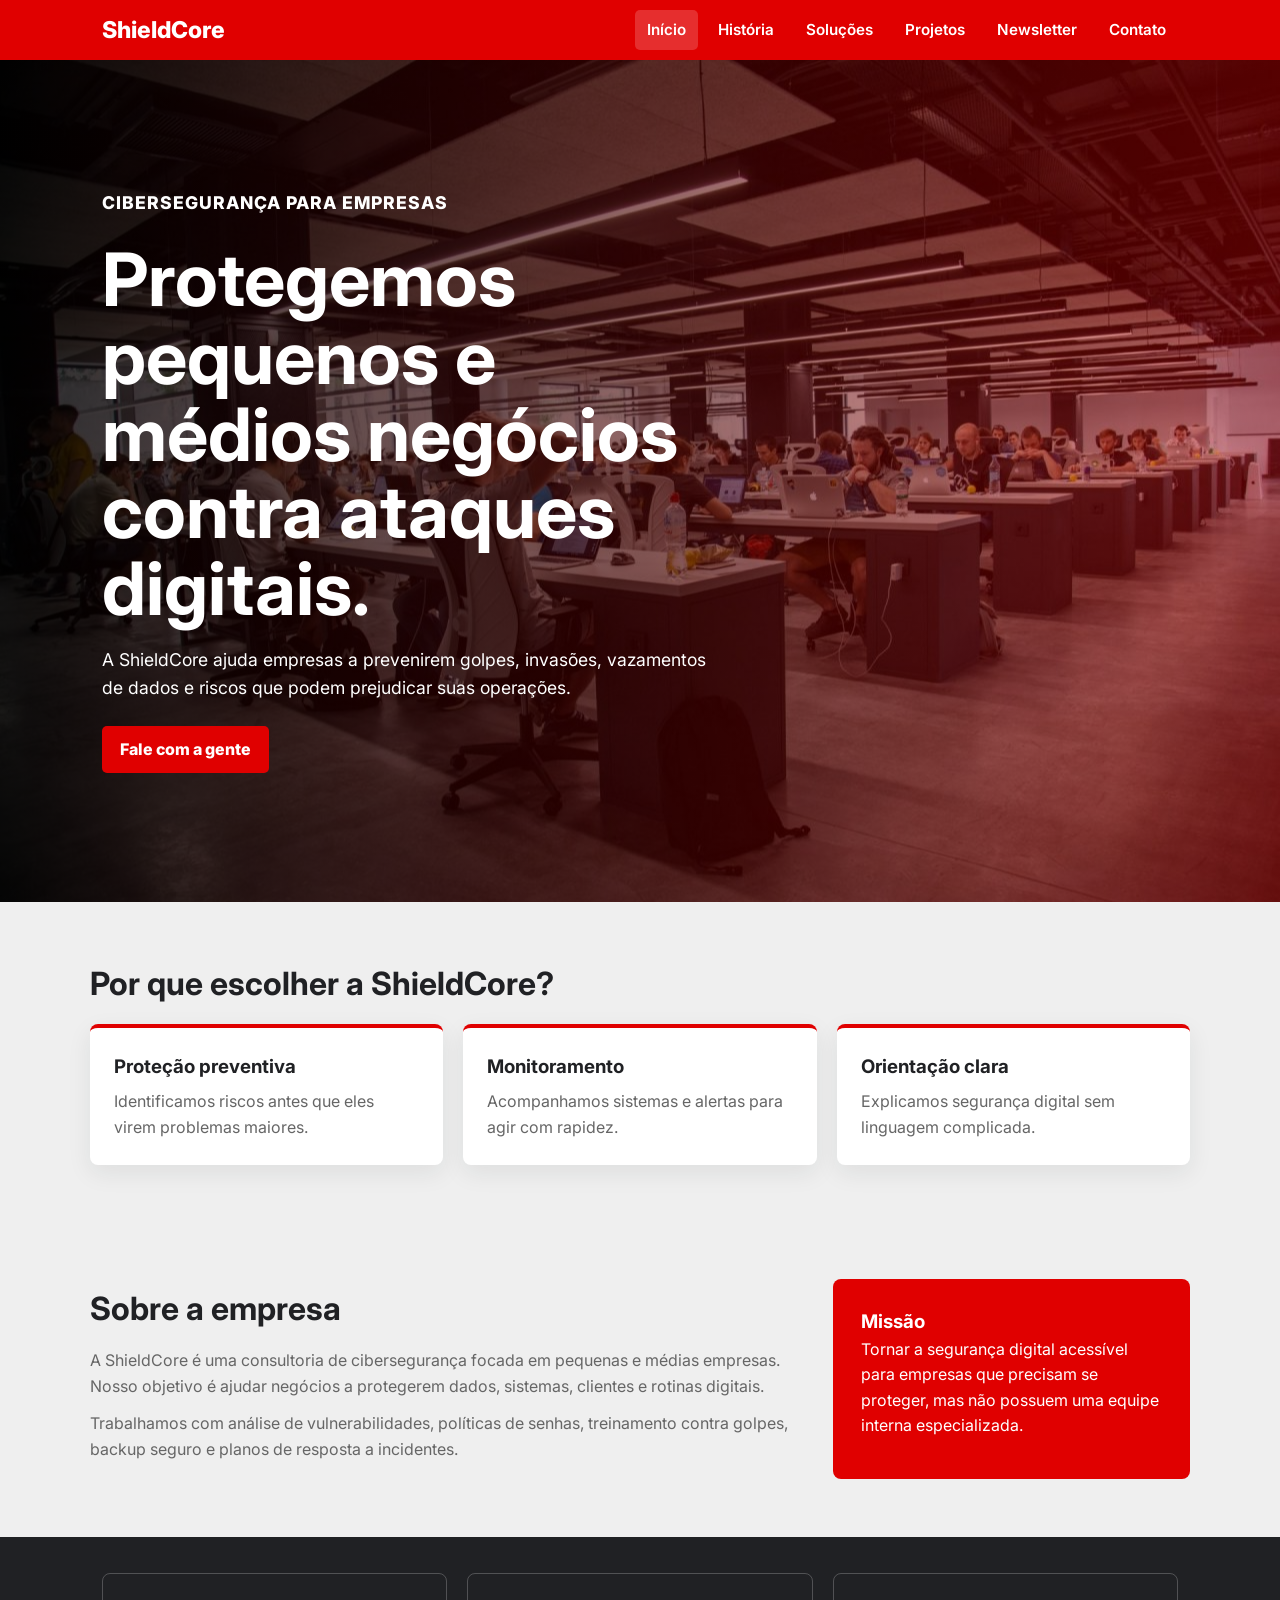
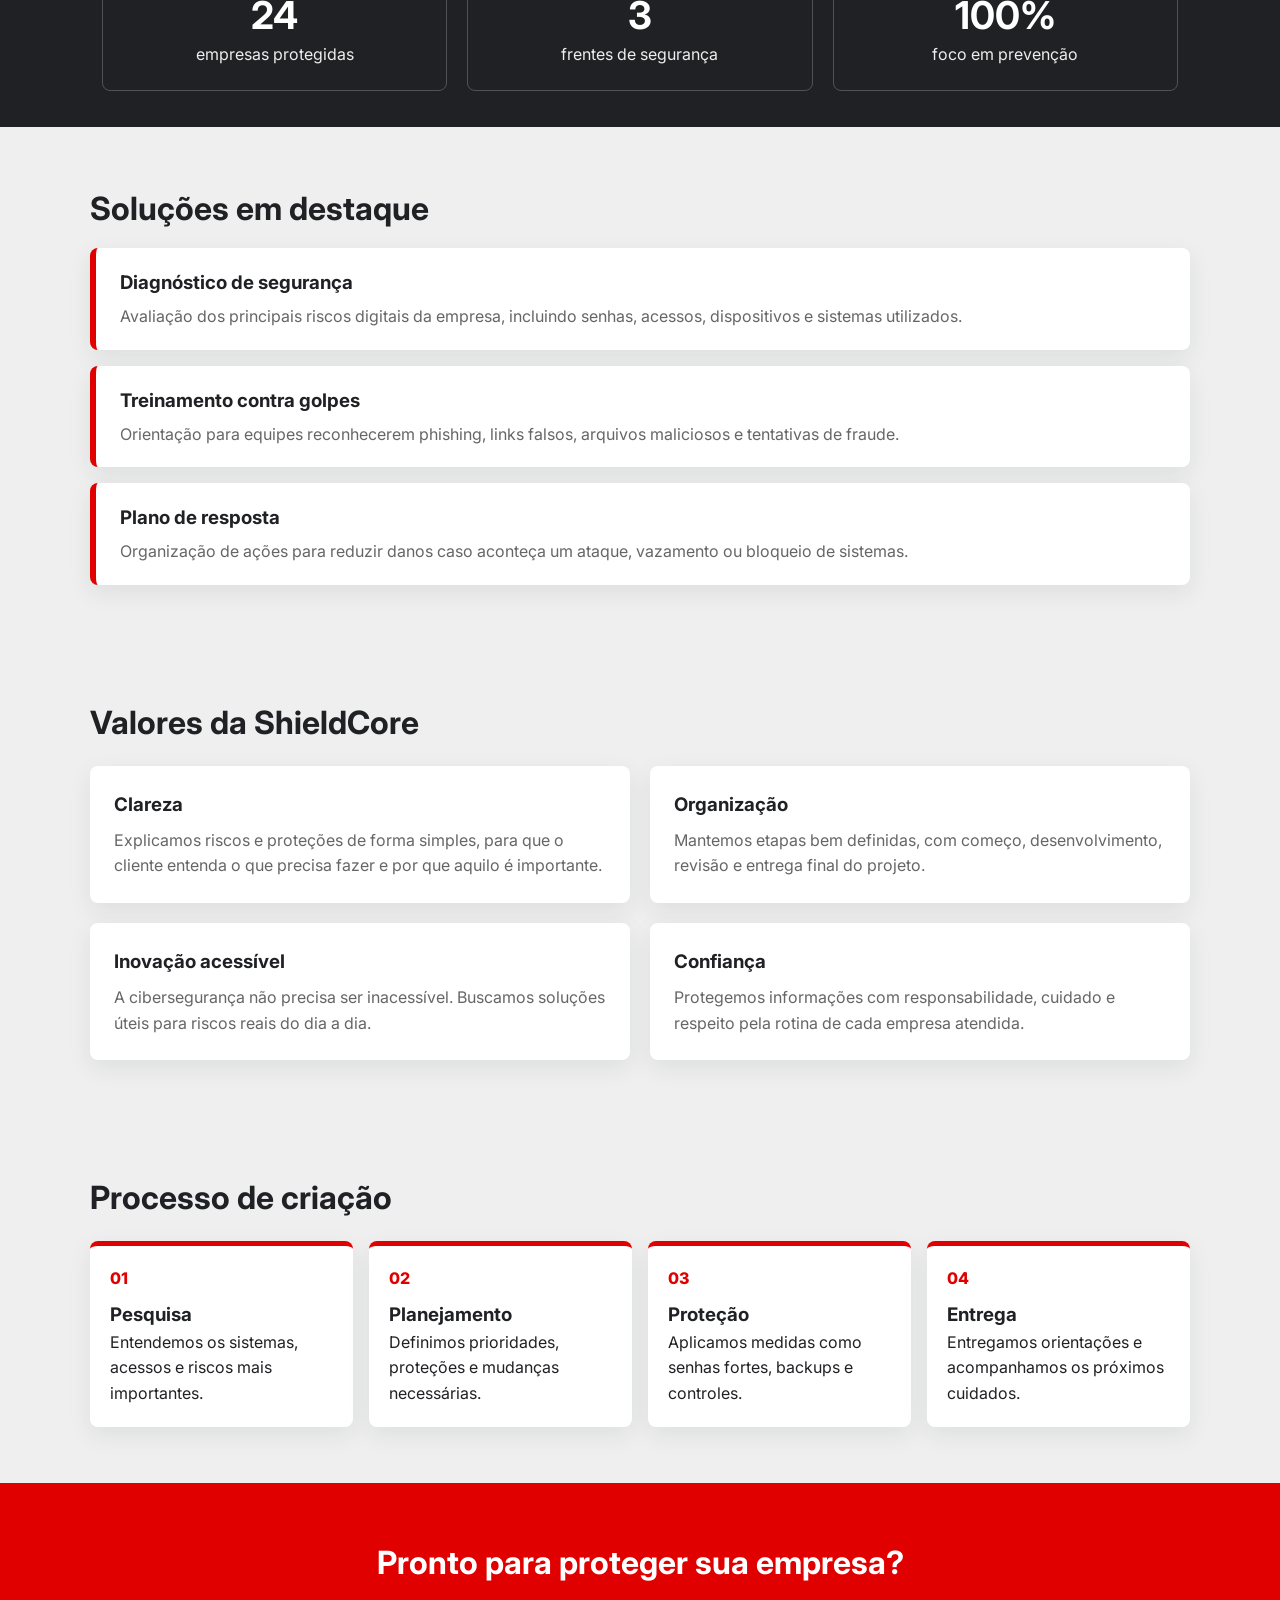
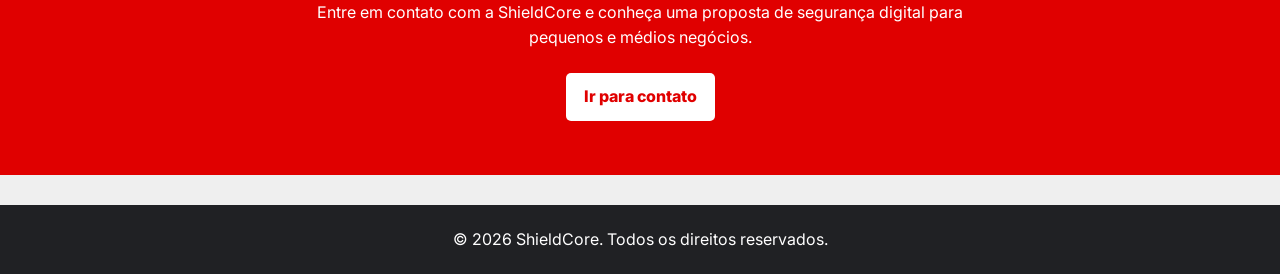
<file: index.html>
<!doctype html>
<html lang="pt-BR">
  <head>
    <meta charset="UTF-8" />
    <meta name="viewport" content="width=device-width, initial-scale=1.0" />
    <title>ShieldCore | Cibersegurança para empresas</title>
    <link rel="stylesheet" href="assets/css/global.css" />
    <link rel="stylesheet" href="assets/css/home.css" />
  </head>
  <body>
    <header>
      <a href="index.html" class="logo">ShieldCore</a>
      <nav>
        <a href="index.html" class="active">Início</a>
        <a href="historia/index.html">História</a>
        <a href="nossas-solucoes/index.html">Soluções</a>
        <a href="projetos/index.html">Projetos</a>
        <a href="newsletter/index.html">Newsletter</a>
        <a href="contato/index.html">Contato</a>
      </nav>
    </header>

    <main>
      <section class="hero-section">
        <article>
          <p class="tag">Cibersegurança para empresas</p>
          <h1>Protegemos pequenos e médios negócios contra ataques digitais.</h1>
          <p>
            A ShieldCore ajuda empresas a prevenirem golpes, invasões,
            vazamentos de dados e riscos que podem prejudicar suas operações.
          </p>
          <a href="contato/index.html" class="btn">Fale com a gente</a>
        </article>
      </section>

      <section class="section">
        <h2>Por que escolher a ShieldCore?</h2>
        <div class="cards">
          <article class="card">
            <h3>Proteção preventiva</h3>
            <p>Identificamos riscos antes que eles virem problemas maiores.</p>
          </article>
          <article class="card">
            <h3>Monitoramento</h3>
            <p>Acompanhamos sistemas e alertas para agir com rapidez.</p>
          </article>
          <article class="card">
            <h3>Orientação clara</h3>
            <p>Explicamos segurança digital sem linguagem complicada.</p>
          </article>
        </div>
      </section>

      <section class="about-section">
        <div>
          <h2>Sobre a empresa</h2>
          <p>
            A ShieldCore é uma consultoria de cibersegurança focada em pequenas
            e médias empresas. Nosso objetivo é ajudar negócios a protegerem
            dados, sistemas, clientes e rotinas digitais.
          </p>
          <p>
            Trabalhamos com análise de vulnerabilidades, políticas de senhas,
            treinamento contra golpes, backup seguro e planos de resposta a
            incidentes.
          </p>
        </div>

        <div class="about-box">
          <h3>Missão</h3>
          <p>
            Tornar a segurança digital acessível para empresas que precisam se
            proteger, mas não possuem uma equipe interna especializada.
          </p>
        </div>
      </section>

      <section class="numbers-section">
        <article>
          <strong>24</strong>
          <span>empresas protegidas</span>
        </article>
        <article>
          <strong>3</strong>
          <span>frentes de segurança</span>
        </article>
        <article>
          <strong>100%</strong>
          <span>foco em prevenção</span>
        </article>
      </section>

      <section class="section">
        <h2>Soluções em destaque</h2>
        <div class="feature-list">
          <article>
            <h3>Diagnóstico de segurança</h3>
            <p>
              Avaliação dos principais riscos digitais da empresa, incluindo
              senhas, acessos, dispositivos e sistemas utilizados.
            </p>
          </article>
          <article>
            <h3>Treinamento contra golpes</h3>
            <p>
              Orientação para equipes reconhecerem phishing, links falsos,
              arquivos maliciosos e tentativas de fraude.
            </p>
          </article>
          <article>
            <h3>Plano de resposta</h3>
            <p>
              Organização de ações para reduzir danos caso aconteça um ataque,
              vazamento ou bloqueio de sistemas.
            </p>
          </article>
        </div>
      </section>

      <section class="values-section">
        <h2>Valores da ShieldCore</h2>
        <div class="values-grid">
          <article class="value-card">
            <h3>Clareza</h3>
            <p>
              Explicamos riscos e proteções de forma simples, para que o cliente
              entenda o que precisa fazer e por que aquilo é importante.
            </p>
          </article>
          <article class="value-card">
            <h3>Organização</h3>
            <p>
              Mantemos etapas bem definidas, com começo, desenvolvimento,
              revisão e entrega final do projeto.
            </p>
          </article>
          <article class="value-card">
            <h3>Inovação acessível</h3>
            <p>
              A cibersegurança não precisa ser inacessível. Buscamos soluções
              úteis para riscos reais do dia a dia.
            </p>
          </article>
          <article class="value-card">
            <h3>Confiança</h3>
            <p>
              Protegemos informações com responsabilidade, cuidado e respeito
              pela rotina de cada empresa atendida.
            </p>
          </article>
        </div>
      </section>

      <section class="process-section">
        <h2>Processo de criação</h2>
        <div class="process-line">
          <article>
            <span>01</span>
            <h3>Pesquisa</h3>
            <p>Entendemos os sistemas, acessos e riscos mais importantes.</p>
          </article>
          <article>
            <span>02</span>
            <h3>Planejamento</h3>
            <p>Definimos prioridades, proteções e mudanças necessárias.</p>
          </article>
          <article>
            <span>03</span>
            <h3>Proteção</h3>
            <p>Aplicamos medidas como senhas fortes, backups e controles.</p>
          </article>
          <article>
            <span>04</span>
            <h3>Entrega</h3>
            <p>Entregamos orientações e acompanhamos os próximos cuidados.</p>
          </article>
        </div>
      </section>

      <section class="cta-section">
        <h2>Pronto para proteger sua empresa?</h2>
        <p>
          Entre em contato com a ShieldCore e conheça uma proposta de segurança
          digital para pequenos e médios negócios.
        </p>
        <a href="contato/index.html" class="btn">Ir para contato</a>
      </section>
    </main>

    <footer>&copy; 2026 ShieldCore. Todos os direitos reservados.</footer>
  </body>
</html>
</file>
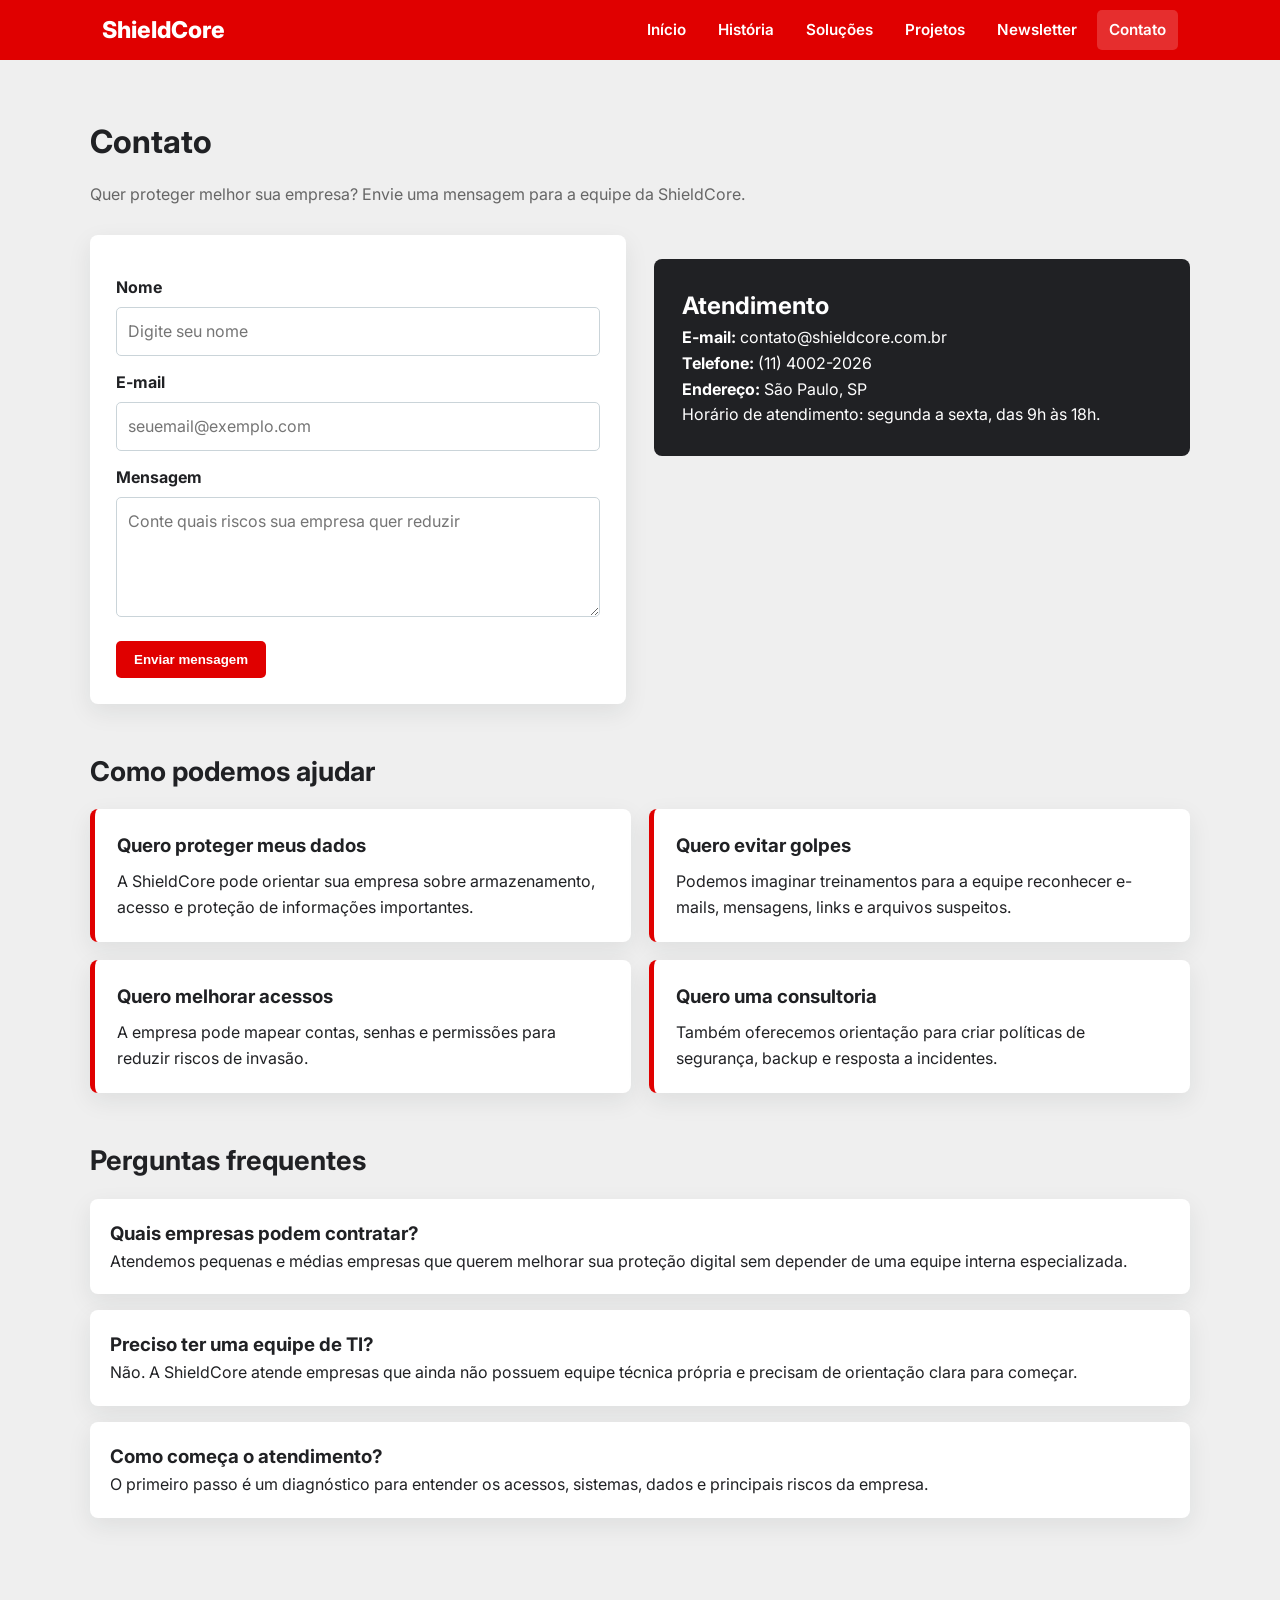
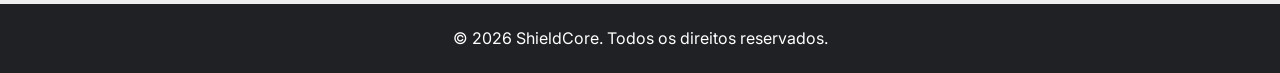
<file: contato/index.html>
<!doctype html>
<html lang="pt-BR">
  <head>
    <meta charset="UTF-8" />
    <meta name="viewport" content="width=device-width, initial-scale=1.0" />
    <title>Contato | ShieldCore</title>
    <link rel="stylesheet" href="../assets/css/global.css" />
  </head>
  <body>
    <header>
      <a href="../index.html" class="logo">ShieldCore</a>
      <nav>
        <a href="../index.html">Início</a>
        <a href="../historia/index.html">História</a>
        <a href="../nossas-solucoes/index.html">Soluções</a>
        <a href="../projetos/index.html">Projetos</a>
        <a href="../newsletter/index.html">Newsletter</a>
        <a href="../contato/index.html" class="active">Contato</a>
      </nav>
    </header>

    <main class="page-section">
      <h1>Contato</h1>
      <p class="intro">
        Quer proteger melhor sua empresa? Envie uma mensagem para a equipe da
        ShieldCore.
      </p>

      <div class="contact-layout">
        <form class="form-box">
          <label for="nome">Nome</label>
          <input type="text" id="nome" placeholder="Digite seu nome" />

          <label for="email">E-mail</label>
          <input type="email" id="email" placeholder="seuemail@exemplo.com" />

          <label for="mensagem">Mensagem</label>
          <textarea id="mensagem" placeholder="Conte quais riscos sua empresa quer reduzir"></textarea>

          <button type="submit" class="btn">Enviar mensagem</button>
        </form>

        <section class="highlight-box">
          <h2>Atendimento</h2>
          <p><strong>E-mail:</strong> contato@shieldcore.com.br</p>
          <p><strong>Telefone:</strong> (11) 4002-2026</p>
          <p><strong>Endereço:</strong> São Paulo, SP</p>
          <p>
            Horário de atendimento: segunda a sexta, das 9h às 18h.
          </p>
        </section>
      </div>

      <section class="content-section">
        <h2>Como podemos ajudar</h2>
        <div class="topic-list">
          <article class="topic">
            <h3>Quero proteger meus dados</h3>
            <p>
              A ShieldCore pode orientar sua empresa sobre armazenamento,
              acesso e proteção de informações importantes.
            </p>
          </article>
          <article class="topic">
            <h3>Quero evitar golpes</h3>
            <p>
              Podemos imaginar treinamentos para a equipe reconhecer e-mails,
              mensagens, links e arquivos suspeitos.
            </p>
          </article>
          <article class="topic">
            <h3>Quero melhorar acessos</h3>
            <p>
              A empresa pode mapear contas, senhas e permissões para reduzir
              riscos de invasão.
            </p>
          </article>
          <article class="topic">
            <h3>Quero uma consultoria</h3>
            <p>
              Também oferecemos orientação para criar políticas de segurança,
              backup e resposta a incidentes.
            </p>
          </article>
        </div>
      </section>

      <section class="content-section">
        <h2>Perguntas frequentes</h2>
        <div class="timeline">
          <article>
            <h3>Quais empresas podem contratar?</h3>
            <p>
              Atendemos pequenas e médias empresas que querem melhorar sua
              proteção digital sem depender de uma equipe interna especializada.
            </p>
          </article>
          <article>
            <h3>Preciso ter uma equipe de TI?</h3>
            <p>
              Não. A ShieldCore atende empresas que ainda não possuem equipe
              técnica própria e precisam de orientação clara para começar.
            </p>
          </article>
          <article>
            <h3>Como começa o atendimento?</h3>
            <p>
              O primeiro passo é um diagnóstico para entender os acessos,
              sistemas, dados e principais riscos da empresa.
            </p>
          </article>
        </div>
      </section>
    </main>

    <footer>&copy; 2026 ShieldCore. Todos os direitos reservados.</footer>
  </body>
</html>
</file>
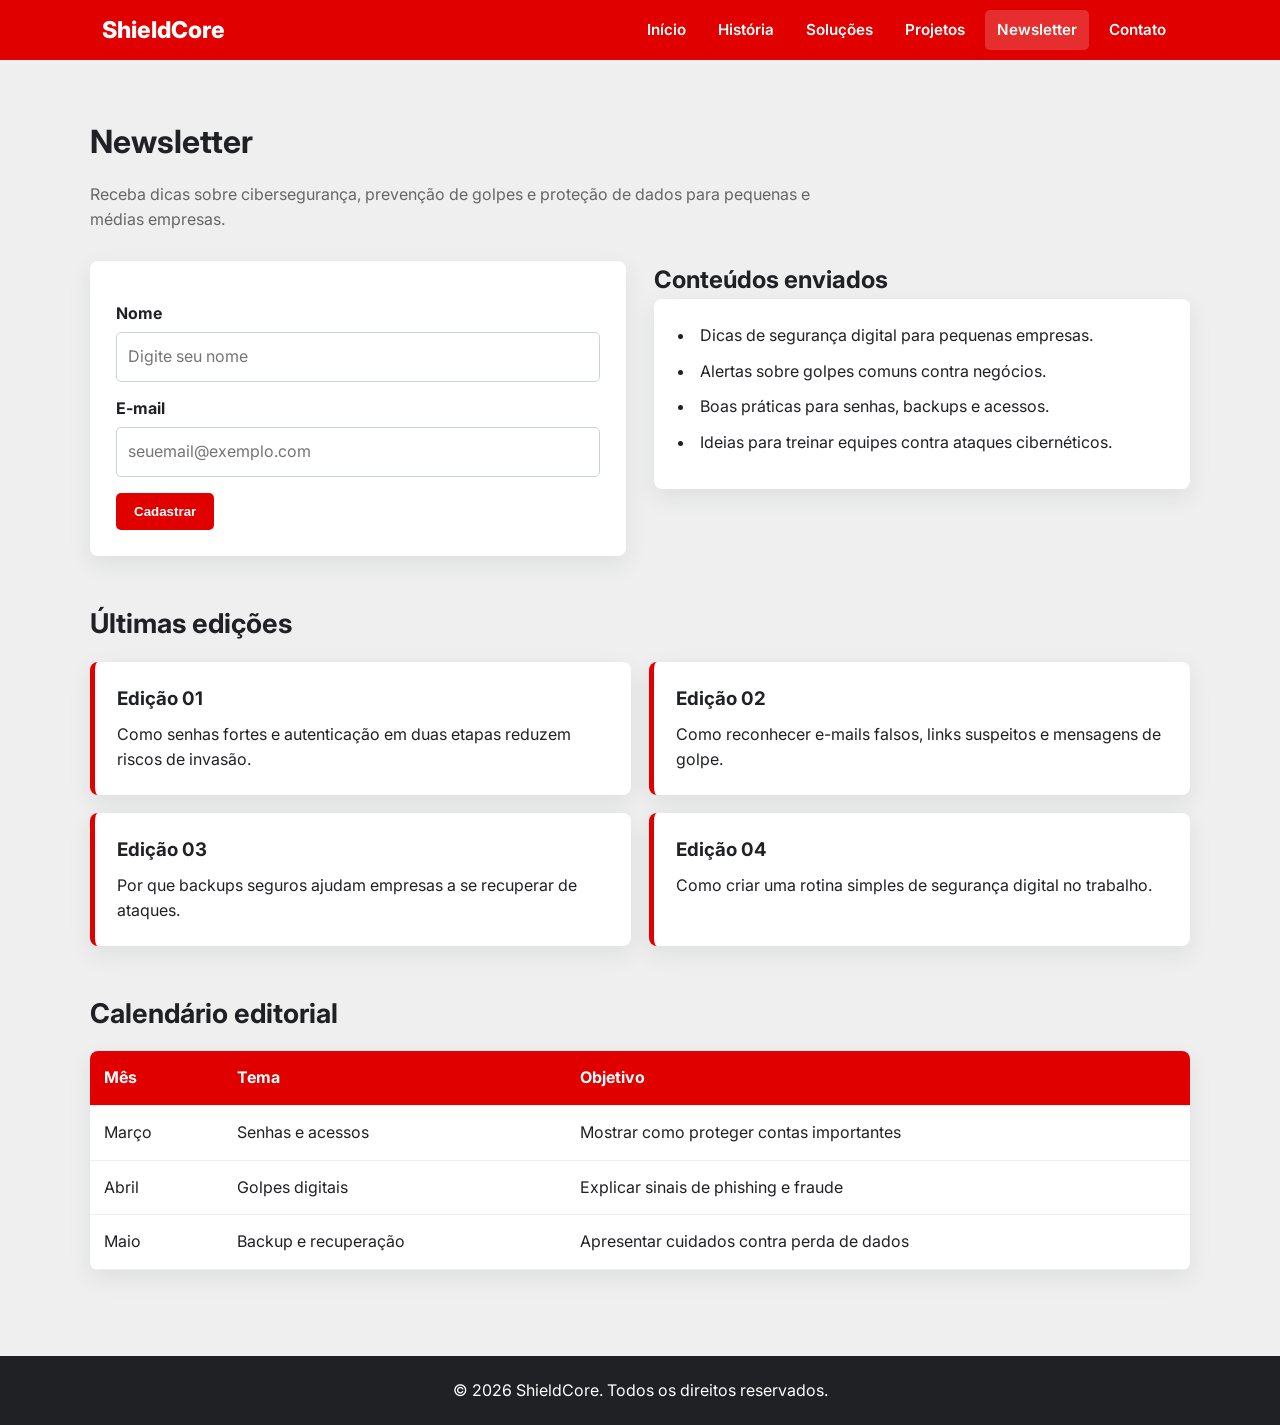
<file: newsletter/index.html>
<!doctype html>
<html lang="pt-BR">
  <head>
    <meta charset="UTF-8" />
    <meta name="viewport" content="width=device-width, initial-scale=1.0" />
    <title>Newsletter | ShieldCore</title>
    <link rel="stylesheet" href="../assets/css/global.css" />
  </head>
  <body>
    <header>
      <a href="../index.html" class="logo">ShieldCore</a>
      <nav>
        <a href="../index.html">Início</a>
        <a href="../historia/index.html">História</a>
        <a href="../nossas-solucoes/index.html">Soluções</a>
        <a href="../projetos/index.html">Projetos</a>
        <a href="../newsletter/index.html" class="active">Newsletter</a>
        <a href="../contato/index.html">Contato</a>
      </nav>
    </header>

    <main class="page-section">
      <h1>Newsletter</h1>
      <p class="intro">
        Receba dicas sobre cibersegurança, prevenção de golpes e proteção de
        dados para pequenas e médias empresas.
      </p>

      <div class="news-layout">
        <form class="form-box">
          <label for="nome">Nome</label>
          <input type="text" id="nome" placeholder="Digite seu nome" />

          <label for="email">E-mail</label>
          <input type="email" id="email" placeholder="seuemail@exemplo.com" />

          <button type="submit" class="btn">Cadastrar</button>
        </form>

        <aside>
          <h2>Conteúdos enviados</h2>
          <ul class="simple-list">
            <li>Dicas de segurança digital para pequenas empresas.</li>
            <li>Alertas sobre golpes comuns contra negócios.</li>
            <li>Boas práticas para senhas, backups e acessos.</li>
            <li>Ideias para treinar equipes contra ataques cibernéticos.</li>
          </ul>
        </aside>
      </div>

      <section class="content-section">
        <h2>Últimas edições</h2>
        <div class="topic-list">
          <article class="topic">
            <h3>Edição 01</h3>
            <p>
              Como senhas fortes e autenticação em duas etapas reduzem riscos
              de invasão.
            </p>
          </article>
          <article class="topic">
            <h3>Edição 02</h3>
            <p>
              Como reconhecer e-mails falsos, links suspeitos e mensagens de
              golpe.
            </p>
          </article>
          <article class="topic">
            <h3>Edição 03</h3>
            <p>
              Por que backups seguros ajudam empresas a se recuperar de ataques.
            </p>
          </article>
          <article class="topic">
            <h3>Edição 04</h3>
            <p>
              Como criar uma rotina simples de segurança digital no trabalho.
            </p>
          </article>
        </div>
      </section>

      <section class="content-section">
        <h2>Calendário editorial</h2>
        <table class="simple-table">
          <thead>
            <tr>
              <th>Mês</th>
              <th>Tema</th>
              <th>Objetivo</th>
            </tr>
          </thead>
          <tbody>
            <tr>
              <td>Março</td>
              <td>Senhas e acessos</td>
              <td>Mostrar como proteger contas importantes</td>
            </tr>
            <tr>
              <td>Abril</td>
              <td>Golpes digitais</td>
              <td>Explicar sinais de phishing e fraude</td>
            </tr>
            <tr>
              <td>Maio</td>
              <td>Backup e recuperação</td>
              <td>Apresentar cuidados contra perda de dados</td>
            </tr>
          </tbody>
        </table>
      </section>
    </main>

    <footer>&copy; 2026 ShieldCore. Todos os direitos reservados.</footer>
  </body>
</html>
</file>
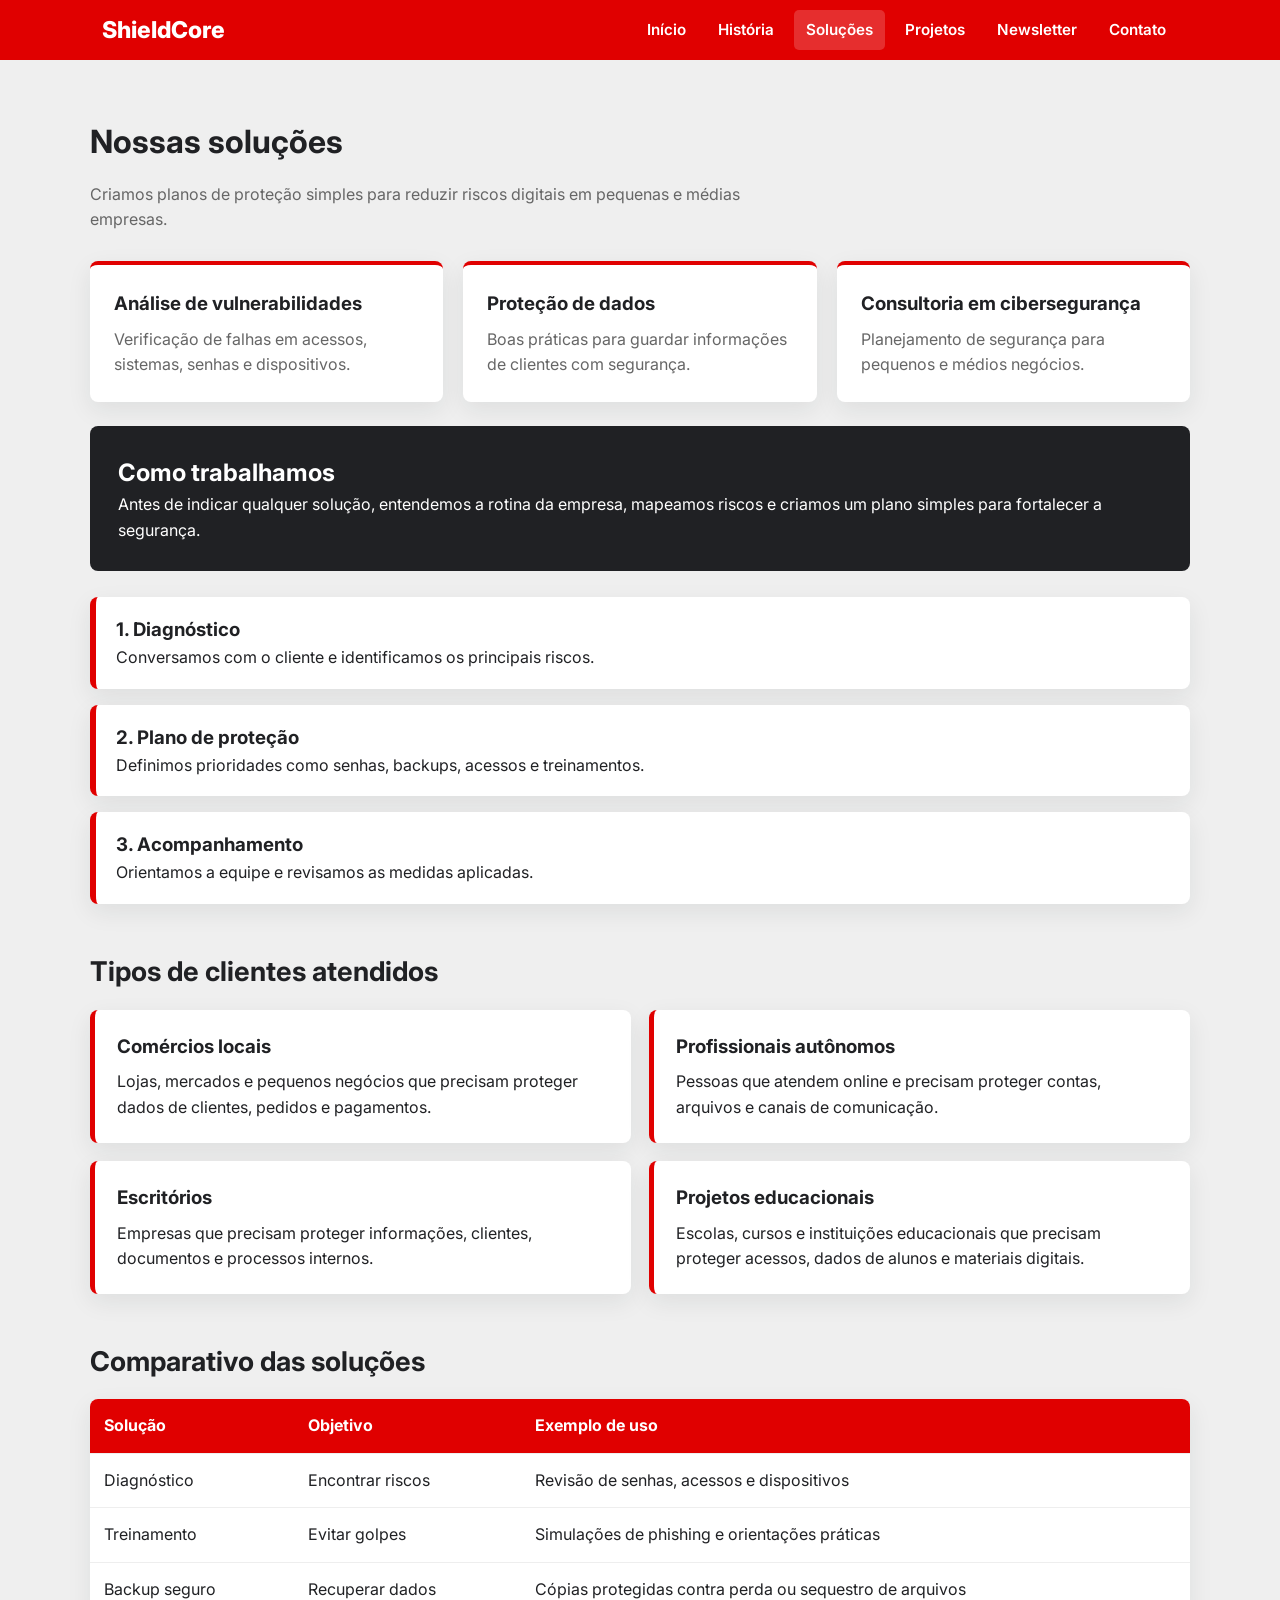
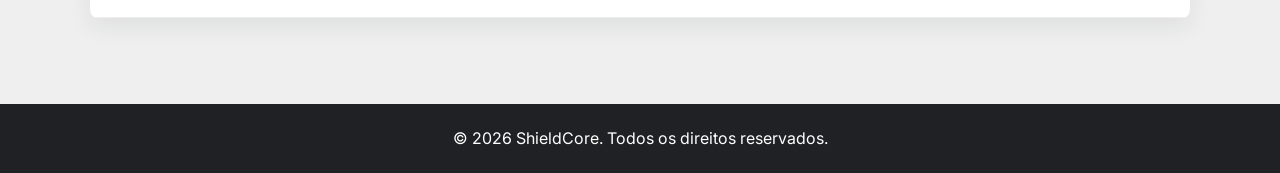
<file: nossas-solucoes/index.html>
<!doctype html>
<html lang="pt-BR">
  <head>
    <meta charset="UTF-8" />
    <meta name="viewport" content="width=device-width, initial-scale=1.0" />
    <title>Soluções | ShieldCore</title>
    <link rel="stylesheet" href="../assets/css/global.css" />
  </head>
  <body>
    <header>
      <a href="../index.html" class="logo">ShieldCore</a>
      <nav>
        <a href="../index.html">Início</a>
        <a href="../historia/index.html">História</a>
        <a href="../nossas-solucoes/index.html" class="active">Soluções</a>
        <a href="../projetos/index.html">Projetos</a>
        <a href="../newsletter/index.html">Newsletter</a>
        <a href="../contato/index.html">Contato</a>
      </nav>
    </header>

    <main class="page-section">
      <h1>Nossas soluções</h1>
      <p class="intro">
        Criamos planos de proteção simples para reduzir riscos digitais em
        pequenas e médias empresas.
      </p>

      <div class="cards">
        <article class="card">
          <h3>Análise de vulnerabilidades</h3>
          <p>Verificação de falhas em acessos, sistemas, senhas e dispositivos.</p>
        </article>
        <article class="card">
          <h3>Proteção de dados</h3>
          <p>Boas práticas para guardar informações de clientes com segurança.</p>
        </article>
        <article class="card">
          <h3>Consultoria em cibersegurança</h3>
          <p>Planejamento de segurança para pequenos e médios negócios.</p>
        </article>
      </div>

      <section class="highlight-box">
        <h2>Como trabalhamos</h2>
        <p>
          Antes de indicar qualquer solução, entendemos a rotina da empresa,
          mapeamos riscos e criamos um plano simples para fortalecer a segurança.
        </p>
      </section>

      <div class="steps">
        <article class="step">
          <h3>1. Diagnóstico</h3>
          <p>Conversamos com o cliente e identificamos os principais riscos.</p>
        </article>
        <article class="step">
          <h3>2. Plano de proteção</h3>
          <p>Definimos prioridades como senhas, backups, acessos e treinamentos.</p>
        </article>
        <article class="step">
          <h3>3. Acompanhamento</h3>
          <p>Orientamos a equipe e revisamos as medidas aplicadas.</p>
        </article>
      </div>

      <section class="content-section">
        <h2>Tipos de clientes atendidos</h2>
        <div class="topic-list">
          <article class="topic">
            <h3>Comércios locais</h3>
            <p>
              Lojas, mercados e pequenos negócios que precisam proteger dados
              de clientes, pedidos e pagamentos.
            </p>
          </article>
          <article class="topic">
            <h3>Profissionais autônomos</h3>
            <p>
              Pessoas que atendem online e precisam proteger contas, arquivos e
              canais de comunicação.
            </p>
          </article>
          <article class="topic">
            <h3>Escritórios</h3>
            <p>
              Empresas que precisam proteger informações, clientes, documentos
              e processos internos.
            </p>
          </article>
          <article class="topic">
            <h3>Projetos educacionais</h3>
            <p>
              Escolas, cursos e instituições educacionais que precisam proteger
              acessos, dados de alunos e materiais digitais.
            </p>
          </article>
        </div>
      </section>

      <section class="content-section">
        <h2>Comparativo das soluções</h2>
        <table class="simple-table">
          <thead>
            <tr>
              <th>Solução</th>
              <th>Objetivo</th>
              <th>Exemplo de uso</th>
            </tr>
          </thead>
          <tbody>
            <tr>
              <td>Diagnóstico</td>
              <td>Encontrar riscos</td>
              <td>Revisão de senhas, acessos e dispositivos</td>
            </tr>
            <tr>
              <td>Treinamento</td>
              <td>Evitar golpes</td>
              <td>Simulações de phishing e orientações práticas</td>
            </tr>
            <tr>
              <td>Backup seguro</td>
              <td>Recuperar dados</td>
              <td>Cópias protegidas contra perda ou sequestro de arquivos</td>
            </tr>
          </tbody>
        </table>
      </section>
    </main>

    <footer>&copy; 2026 ShieldCore. Todos os direitos reservados.</footer>
  </body>
</html>
</file>
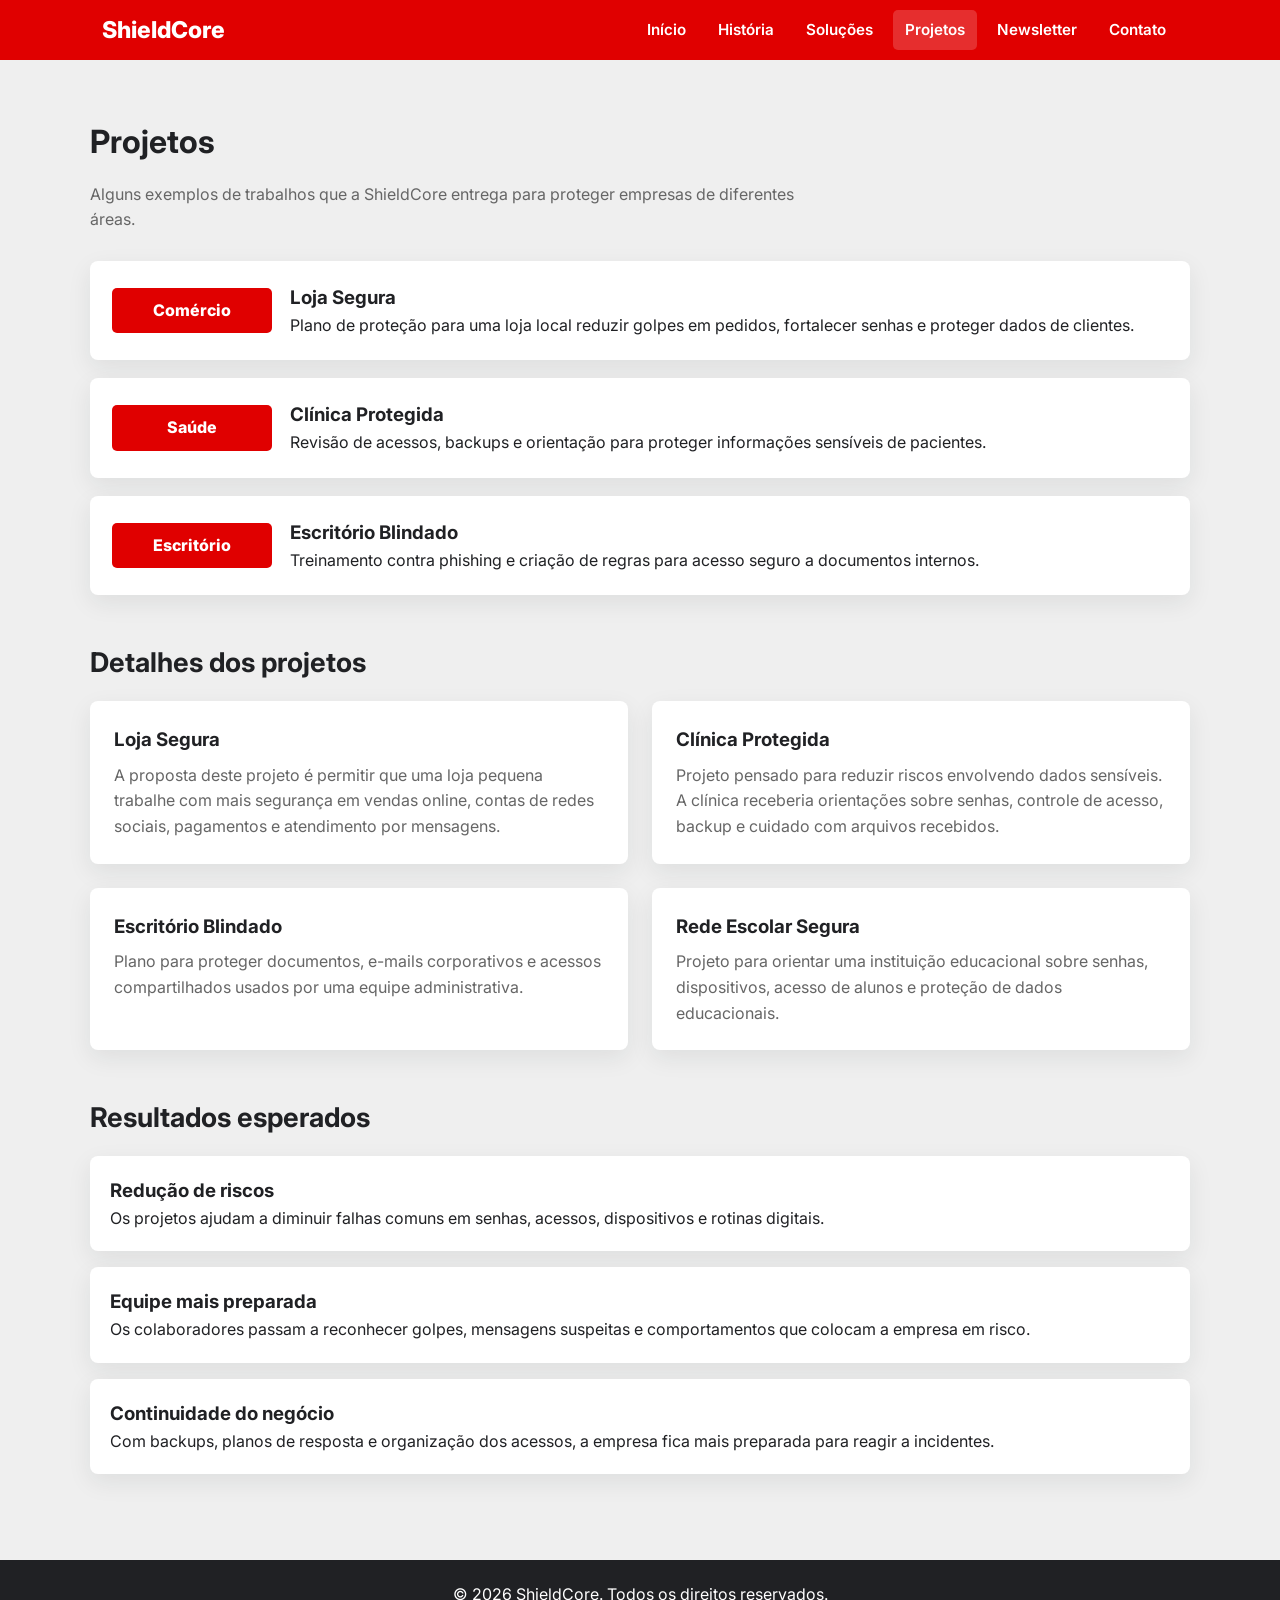
<file: projetos/index.html>
<!doctype html>
<html lang="pt-BR">
  <head>
    <meta charset="UTF-8" />
    <meta name="viewport" content="width=device-width, initial-scale=1.0" />
    <title>Projetos | ShieldCore</title>
    <link rel="stylesheet" href="../assets/css/global.css" />
  </head>
  <body>
    <header>
      <a href="../index.html" class="logo">ShieldCore</a>
      <nav>
        <a href="../index.html">Início</a>
        <a href="../historia/index.html">História</a>
        <a href="../nossas-solucoes/index.html">Soluções</a>
        <a href="../projetos/index.html" class="active">Projetos</a>
        <a href="../newsletter/index.html">Newsletter</a>
        <a href="../contato/index.html">Contato</a>
      </nav>
    </header>

    <main class="page-section">
      <h1>Projetos</h1>
      <p class="intro">
        Alguns exemplos de trabalhos que a ShieldCore entrega para proteger
        empresas de diferentes áreas.
      </p>

      <div class="project-list">
        <article class="project-item">
          <span class="project-type">Comércio</span>
          <div>
            <h3>Loja Segura</h3>
            <p>
              Plano de proteção para uma loja local reduzir golpes em pedidos,
              fortalecer senhas e proteger dados de clientes.
            </p>
          </div>
        </article>

        <article class="project-item">
          <span class="project-type">Saúde</span>
          <div>
            <h3>Clínica Protegida</h3>
            <p>
              Revisão de acessos, backups e orientação para proteger informações
              sensíveis de pacientes.
            </p>
          </div>
        </article>

        <article class="project-item">
          <span class="project-type">Escritório</span>
          <div>
            <h3>Escritório Blindado</h3>
            <p>
              Treinamento contra phishing e criação de regras para acesso seguro
              a documentos internos.
            </p>
          </div>
        </article>
      </div>

      <section class="content-section">
        <h2>Detalhes dos projetos</h2>
        <div class="two-columns">
          <article class="info-box">
            <h3>Loja Segura</h3>
            <p>
              A proposta deste projeto é permitir que uma loja pequena trabalhe
              com mais segurança em vendas online, contas de redes sociais,
              pagamentos e atendimento por mensagens.
            </p>
          </article>
          <article class="info-box">
            <h3>Clínica Protegida</h3>
            <p>
              Projeto pensado para reduzir riscos envolvendo dados sensíveis.
              A clínica receberia orientações sobre senhas, controle de acesso,
              backup e cuidado com arquivos recebidos.
            </p>
          </article>
          <article class="info-box">
            <h3>Escritório Blindado</h3>
            <p>
              Plano para proteger documentos, e-mails corporativos e acessos
              compartilhados usados por uma equipe administrativa.
            </p>
          </article>
          <article class="info-box">
            <h3>Rede Escolar Segura</h3>
            <p>
              Projeto para orientar uma instituição educacional sobre senhas,
              dispositivos, acesso de alunos e proteção de dados educacionais.
            </p>
          </article>
        </div>
      </section>

      <section class="content-section">
        <h2>Resultados esperados</h2>
        <div class="timeline">
          <article>
            <h3>Redução de riscos</h3>
            <p>
              Os projetos ajudam a diminuir falhas comuns em senhas, acessos,
              dispositivos e rotinas digitais.
            </p>
          </article>
          <article>
            <h3>Equipe mais preparada</h3>
            <p>
              Os colaboradores passam a reconhecer golpes, mensagens suspeitas
              e comportamentos que colocam a empresa em risco.
            </p>
          </article>
          <article>
            <h3>Continuidade do negócio</h3>
            <p>
              Com backups, planos de resposta e organização dos acessos, a
              empresa fica mais preparada para reagir a incidentes.
            </p>
          </article>
        </div>
      </section>
    </main>

    <footer>&copy; 2026 ShieldCore. Todos os direitos reservados.</footer>
  </body>
</html>
</file>
<file: assets/css/global.css>
@import url("https://fonts.googleapis.com/css2?family=Inter:wght@400;600;700;800&display=swap");

* {
  margin: 0;
  padding: 0;
  box-sizing: border-box;
}

:root {
  --primary-color: rgb(224, 0, 0);
  --secondary-color: #f4b942;
  --dark-color: #202124;
  --background-color: rgb(239, 239, 239);
  --card-color: #ffffff;
  --text-color: #202124;
  --muted-color: #666666;
  --contrast-color: #ffffff;
  --hover-primary-color: rgb(173, 0, 0);
  --hover-secondary-color: rgba(255, 255, 255, 0.18);
}

body {
  background-color: var(--background-color);
  color: var(--text-color);
  font-family: "Inter", Arial, sans-serif;
  min-height: 100vh;
  line-height: 1.6;
}

header {
  background-color: var(--primary-color);
  color: var(--contrast-color);
  width: 100%;
  min-height: 58px;
  padding: 10px 8%;
  display: flex;
  justify-content: space-between;
  align-items: center;
  gap: 20px;
}

.logo {
  color: var(--contrast-color);
  font-size: 1.45rem;
  font-weight: 800;
  text-decoration: none;
}

nav {
  display: flex;
  align-items: center;
  gap: 8px;
  flex-wrap: wrap;
}

nav a {
  color: var(--contrast-color);
  text-decoration: none;
  padding: 8px 12px;
  border-radius: 5px;
  font-weight: 600;
  font-size: 0.95rem;
}

nav a:hover,
nav a.active {
  background-color: var(--hover-secondary-color);
}

.btn {
  display: inline-block;
  background-color: var(--primary-color);
  color: var(--contrast-color);
  border: 0;
  border-radius: 5px;
  text-decoration: none;
  padding: 11px 18px;
  font-weight: 800;
  cursor: pointer;
}

.btn:hover {
  background-color: var(--hover-primary-color);
}

.section,
.page-section {
  width: min(1100px, 88%);
  margin: 0 auto;
  padding: 56px 0;
}

.page-section {
  min-height: calc(100vh - 170px);
}

.page-section h1,
.section h2 {
  color: var(--dark-color);
  font-size: 2rem;
  margin-bottom: 14px;
}

.intro {
  max-width: 720px;
  color: var(--muted-color);
  margin-bottom: 28px;
}

.cards {
  display: grid;
  grid-template-columns: repeat(3, 1fr);
  gap: 20px;
}

.card {
  background-color: var(--card-color);
  border-top: 4px solid var(--primary-color);
  border-radius: 8px;
  padding: 24px;
  box-shadow: 0 8px 24px rgba(23, 37, 42, 0.08);
}

.highlight-box {
  background-color: var(--dark-color);
  color: var(--contrast-color);
  border-radius: 8px;
  padding: 28px;
  margin: 24px 0;
}

.highlight-box h2,
.highlight-box p {
  color: var(--contrast-color);
}

.steps {
  display: grid;
  gap: 16px;
  margin-top: 26px;
}

.step {
  background-color: var(--card-color);
  border-left: 6px solid var(--primary-color);
  border-radius: 8px;
  padding: 18px 20px;
  box-shadow: 0 8px 24px rgba(23, 37, 42, 0.08);
}

.project-list {
  display: grid;
  gap: 18px;
}

.project-item {
  background-color: var(--card-color);
  border-radius: 8px;
  padding: 22px;
  display: grid;
  grid-template-columns: 160px 1fr;
  gap: 18px;
  align-items: center;
  box-shadow: 0 8px 24px rgba(23, 37, 42, 0.08);
}

.project-type {
  background-color: var(--primary-color);
  color: var(--contrast-color);
  border-radius: 5px;
  padding: 10px;
  text-align: center;
  font-weight: 800;
}

.news-layout,
.contact-layout {
  display: grid;
  grid-template-columns: 1fr 1fr;
  gap: 28px;
  align-items: start;
}

.simple-list {
  list-style-position: inside;
  background-color: var(--card-color);
  border-radius: 8px;
  padding: 24px;
  box-shadow: 0 8px 24px rgba(23, 37, 42, 0.08);
}

.simple-list li {
  margin-bottom: 10px;
}

.content-section {
  margin-top: 46px;
}

.content-section h2 {
  color: var(--dark-color);
  font-size: 1.7rem;
  margin-bottom: 16px;
}

.two-columns {
  display: grid;
  grid-template-columns: 1fr 1fr;
  gap: 24px;
}

.info-box {
  background-color: var(--card-color);
  border-radius: 8px;
  padding: 24px;
  box-shadow: 0 8px 24px rgba(23, 37, 42, 0.08);
}

.info-box h3 {
  color: var(--dark-color);
  margin-bottom: 8px;
}

.info-box p {
  color: var(--muted-color);
}

.topic-list {
  display: grid;
  grid-template-columns: repeat(2, 1fr);
  gap: 18px;
}

.topic {
  background-color: var(--card-color);
  border-radius: 8px;
  padding: 22px;
  border-left: 5px solid var(--primary-color);
  box-shadow: 0 8px 24px rgba(23, 37, 42, 0.08);
}

.topic h3 {
  margin-bottom: 8px;
}

.simple-table {
  width: 100%;
  border-collapse: collapse;
  background-color: var(--card-color);
  border-radius: 8px;
  overflow: hidden;
  box-shadow: 0 8px 24px rgba(23, 37, 42, 0.08);
}

.simple-table th,
.simple-table td {
  padding: 14px;
  text-align: left;
  border-bottom: 1px solid #eeeeee;
}

.simple-table th {
  background-color: var(--primary-color);
  color: var(--contrast-color);
}

.timeline {
  display: grid;
  gap: 16px;
}

.timeline article {
  background-color: var(--card-color);
  border-radius: 8px;
  padding: 20px;
  box-shadow: 0 8px 24px rgba(23, 37, 42, 0.08);
}

.story-panel {
  background-color: var(--card-color);
  border-radius: 8px;
  padding: 28px;
  box-shadow: 0 8px 24px rgba(23, 37, 42, 0.08);
}

.story-panel p {
  color: var(--muted-color);
  margin-bottom: 14px;
}

.founders-grid {
  display: flex;
  flex-wrap: wrap;
  justify-content: center;
  gap: 20px;
}

.founder-card {
  background-color: var(--card-color);
  border-radius: 8px;
  width: 350px;
  overflow: hidden;
  box-shadow: 0 8px 24px rgba(23, 37, 42, 0.08);
}

.founder-card img {
  width: 100%;
  height: 280px;
  display: block;
  background-color: #eeeeee;
  object-fit: contain;
  object-position: center top;
}

.founder-card div {
  padding: 18px;
}

.founder-card h3 {
  color: var(--dark-color);
  margin-bottom: 6px;
}

.founder-card p {
  color: var(--muted-color);
}

.card h3 {
  color: var(--dark-color);
  margin-bottom: 8px;
}

.card p {
  color: var(--muted-color);
}

.form-box {
  background-color: var(--card-color);
  border-radius: 8px;
  padding: 26px;
  box-shadow: 0 8px 24px rgba(23, 37, 42, 0.08);
  max-width: 620px;
}

label {
  display: block;
  font-weight: 700;
  margin-top: 14px;
  margin-bottom: 6px;
}

input,
textarea {
  width: 100%;
  padding: 11px;
  border: 1px solid #cad4d9;
  border-radius: 5px;
  font: inherit;
}

textarea {
  min-height: 120px;
  resize: vertical;
}

form .btn {
  margin-top: 16px;
}

footer {
  background-color: var(--dark-color);
  color: var(--contrast-color);
  padding: 22px;
  text-align: center;
  margin-top: 30px;
}

@media (max-width: 760px) {
  header {
    align-items: flex-start;
    flex-direction: column;
  }

  nav a {
    padding: 7px 9px;
    font-size: 0.88rem;
  }

  .cards {
    grid-template-columns: 1fr;
  }

  .project-item,
  .news-layout,
  .contact-layout,
  .two-columns,
  .topic-list,
  .founders-grid {
    grid-template-columns: 1fr;
  }
}
</file>
<file: assets/css/home.css>
.hero-section {
  min-height: calc(100vh - 58px);
  background-image:
    linear-gradient(to right, rgba(0, 0, 0, 0.82), rgba(224, 0, 0, 0.38)),
    url("../imgs/hero-image.jpg");
  background-size: cover;
  background-position: center;
  display: flex;
  align-items: center;
  padding: 70px 8%;
}

.hero-section article {
  max-width: 620px;
  color: var(--contrast-color);
}

.tag {
  color: var(--contrast-color);
  font-weight: 800;
  text-transform: uppercase;
  letter-spacing: 1px;
  margin-bottom: 12px;
}

.hero-section h1 {
  font-size: clamp(2.3rem, 6vw, 4.6rem);
  line-height: 1.05;
  margin-bottom: 18px;
}

.hero-section p {
  font-size: 1.1rem;
  margin-bottom: 24px;
}

.about-section {
  width: min(1100px, 88%);
  margin: 0 auto;
  padding: 58px 0;
  display: grid;
  grid-template-columns: 2fr 1fr;
  gap: 28px;
  align-items: center;
}

.about-section h2 {
  color: var(--dark-color);
  font-size: 2rem;
  margin-bottom: 14px;
}

.about-section p {
  color: var(--muted-color);
  margin-bottom: 12px;
}

.about-box {
  background-color: var(--primary-color);
  color: var(--contrast-color);
  border-radius: 8px;
  padding: 28px;
}

.about-box p,
.about-box h3 {
  color: var(--contrast-color);
}

.numbers-section {
  background-color: var(--dark-color);
  color: var(--contrast-color);
  padding: 36px 8%;
  display: grid;
  grid-template-columns: repeat(3, 1fr);
  gap: 20px;
  text-align: center;
}

.numbers-section article {
  border: 1px solid rgba(255, 255, 255, 0.22);
  border-radius: 8px;
  padding: 22px;
}

.numbers-section strong {
  display: block;
  font-size: 2.4rem;
  line-height: 1;
  margin-bottom: 8px;
}

.numbers-section span {
  color: #eeeeee;
}

.feature-list {
  display: grid;
  gap: 16px;
}

.feature-list article {
  background-color: var(--card-color);
  border-left: 6px solid var(--primary-color);
  border-radius: 8px;
  padding: 20px 24px;
  box-shadow: 0 8px 24px rgba(23, 37, 42, 0.08);
}

.feature-list h3 {
  color: var(--dark-color);
  margin-bottom: 6px;
}

.feature-list p {
  color: var(--muted-color);
}

.cta-section {
  background-color: var(--primary-color);
  color: var(--contrast-color);
  text-align: center;
  padding: 54px 8%;
}

.cta-section h2 {
  font-size: 2rem;
  margin-bottom: 12px;
}

.cta-section p {
  max-width: 680px;
  margin: 0 auto 22px;
}

.cta-section .btn {
  background-color: var(--contrast-color);
  color: var(--primary-color);
}

.cta-section .btn:hover {
  background-color: #f1f1f1;
}

.values-section {
  width: min(1100px, 88%);
  margin: 0 auto;
  padding: 56px 0;
}

.values-section h2 {
  color: var(--dark-color);
  font-size: 2rem;
  margin-bottom: 18px;
}

.values-grid {
  display: grid;
  grid-template-columns: repeat(2, 1fr);
  gap: 20px;
}

.value-card {
  background-color: var(--card-color);
  border-radius: 8px;
  padding: 24px;
  box-shadow: 0 8px 24px rgba(23, 37, 42, 0.08);
}

.value-card h3 {
  margin-bottom: 8px;
}

.value-card p {
  color: var(--muted-color);
}

.process-section {
  width: min(1100px, 88%);
  margin: 0 auto;
  padding: 56px 0;
}

.process-section h2 {
  font-size: 2rem;
  margin-bottom: 18px;
}

.process-line {
  display: grid;
  grid-template-columns: repeat(4, 1fr);
  gap: 16px;
}

.process-line article {
  background-color: var(--card-color);
  border-top: 5px solid var(--primary-color);
  border-radius: 8px;
  padding: 20px;
  box-shadow: 0 8px 24px rgba(23, 37, 42, 0.08);
}

.process-line span {
  display: inline-block;
  color: var(--primary-color);
  font-weight: 800;
  margin-bottom: 8px;
}

@media (max-width: 760px) {
  .about-section,
  .numbers-section,
  .values-grid,
  .process-line {
    grid-template-columns: 1fr;
  }
}
</file>
